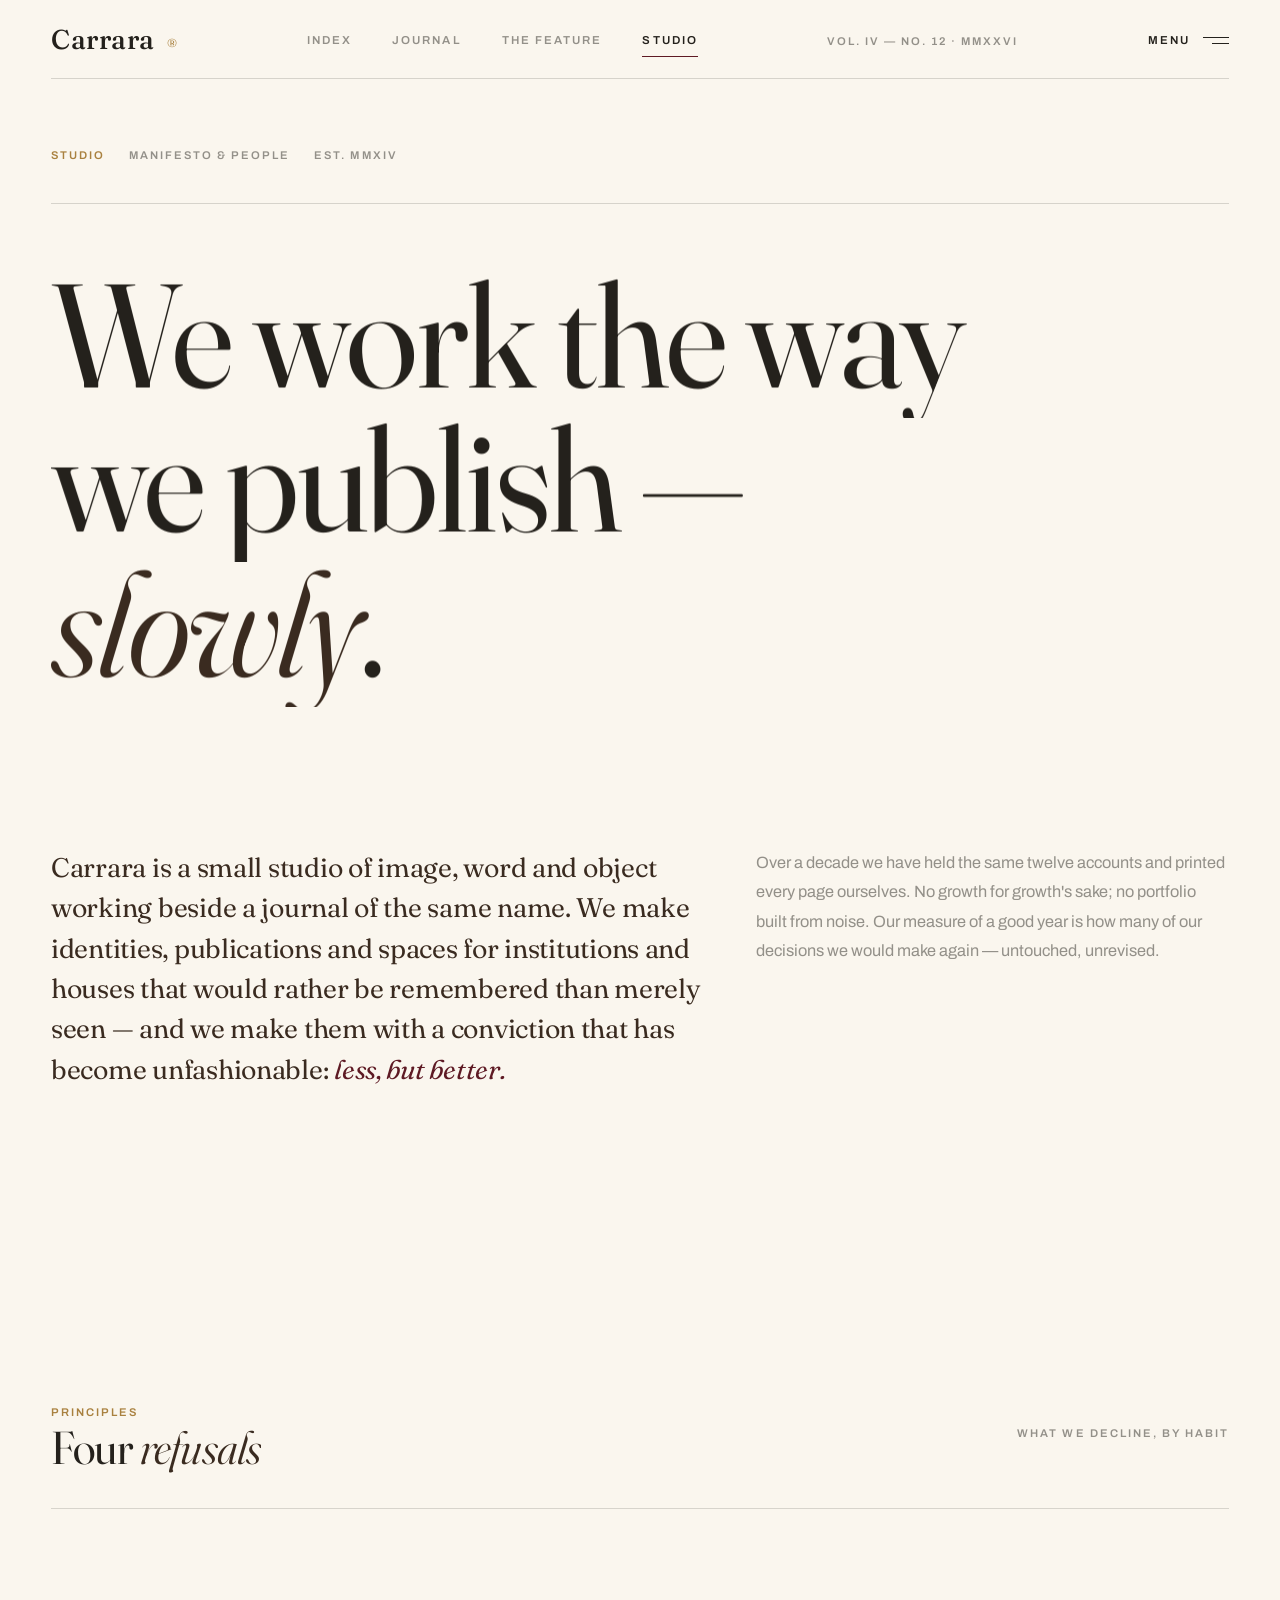
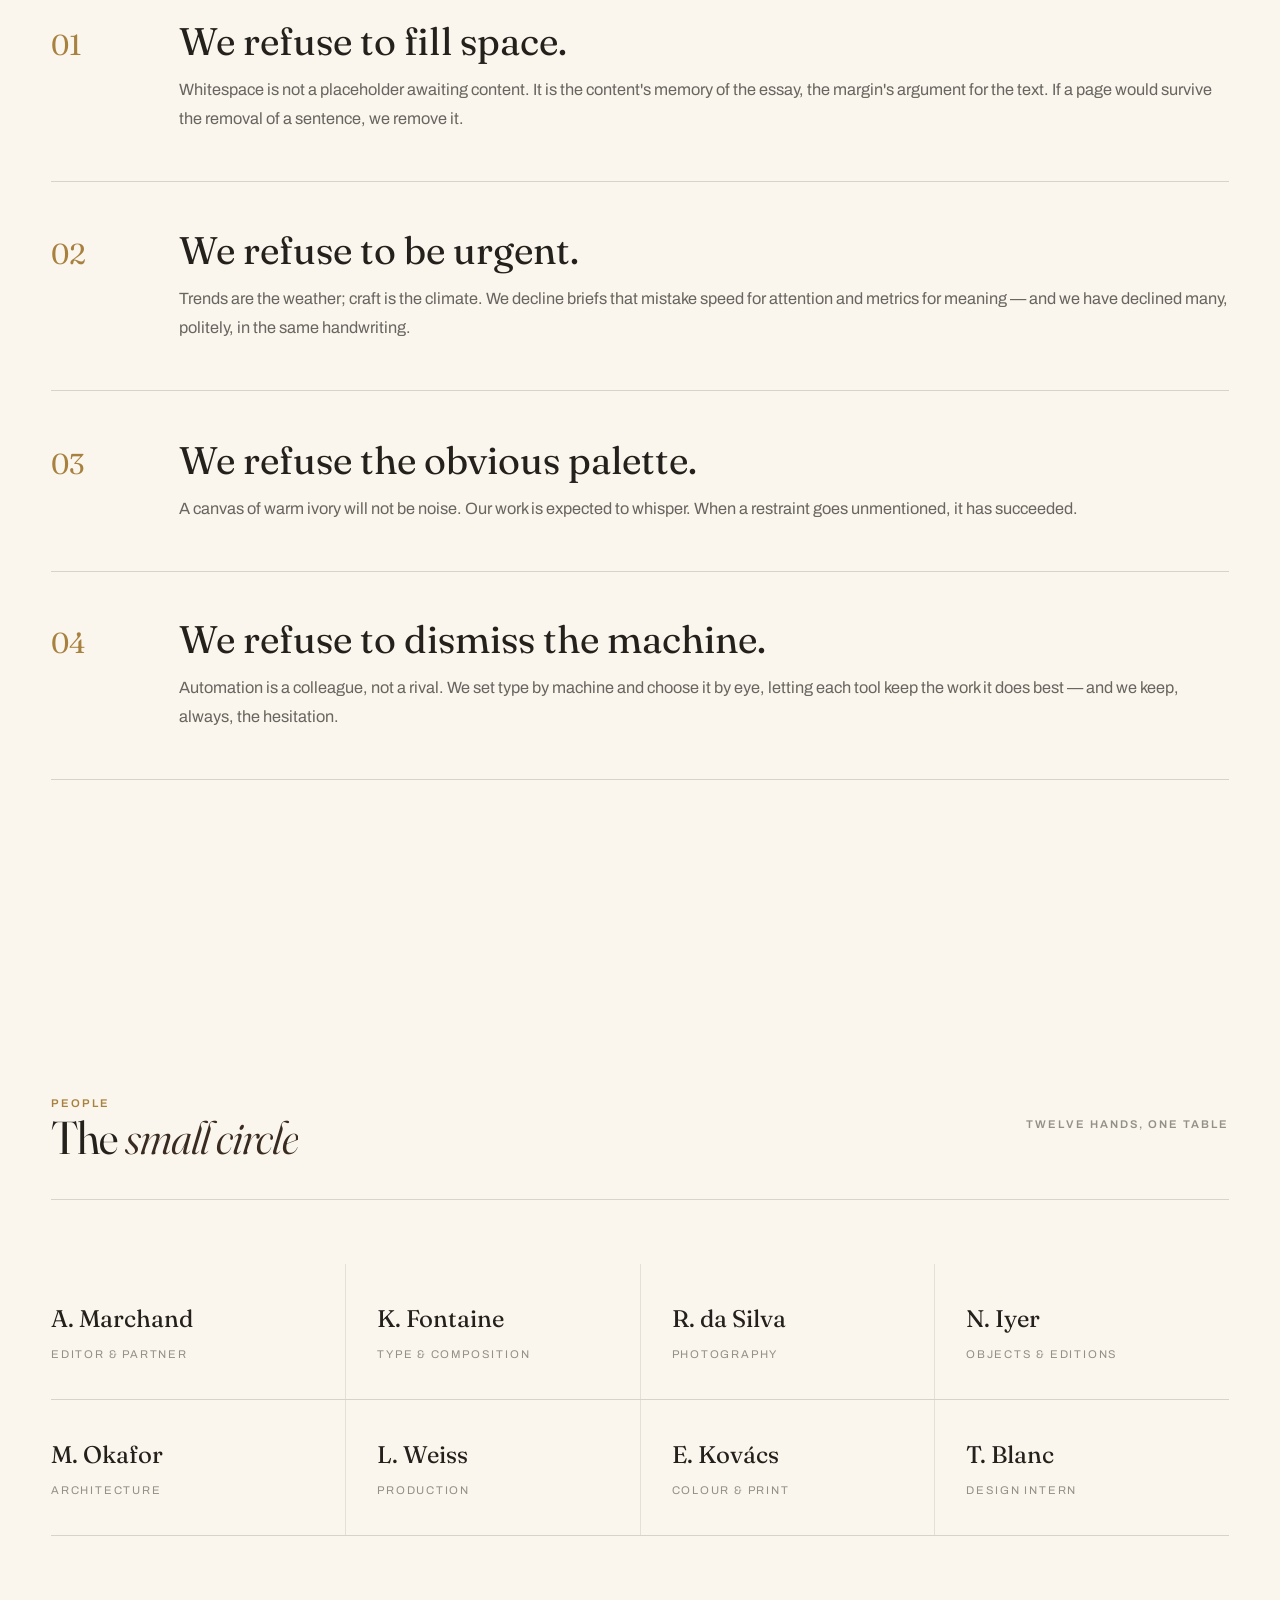
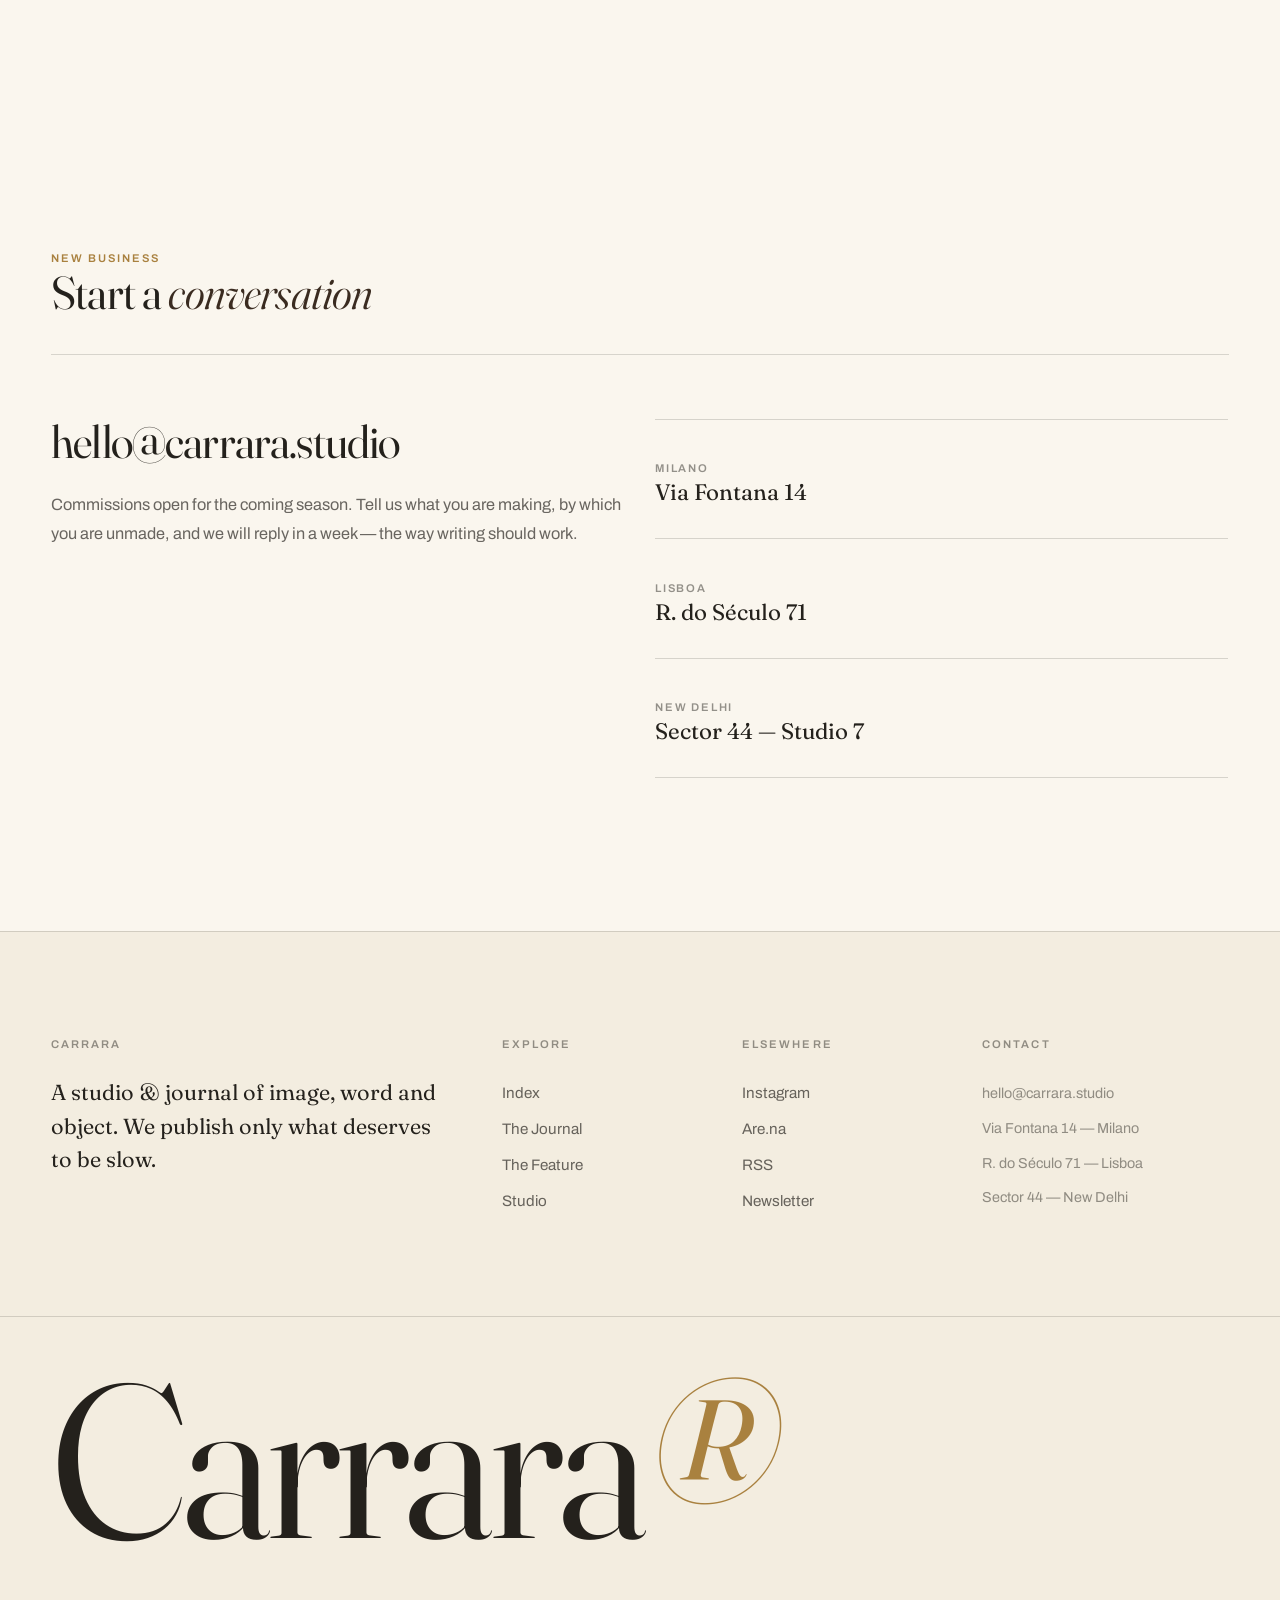
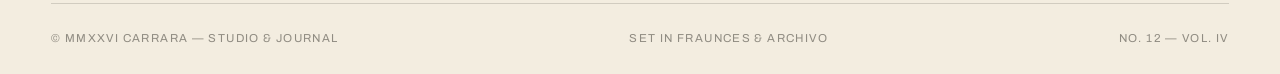
<file: about.html>
<!DOCTYPE html>
<html lang="en">
<head>
  <meta charset="UTF-8">
  <meta name="viewport" content="width=device-width, initial-scale=1.0">
  <title>Studio — Carrara</title>
  <meta name="description" content="Carrara is a small creative studio and journal. Our manifesto, our principles, our people.">
  <meta name="theme-color" content="#FAF6EE">
  <link rel="icon" type="image/svg+xml" href="assets/img/favicon.svg">
  <link rel="preconnect" href="https://fonts.googleapis.com">
  <link rel="preconnect" href="https://fonts.gstatic.com" crossorigin>
  <link href="https://fonts.googleapis.com/css2?family=Fraunces:ital,opsz,wght@0,9..144,300..600;1,9..144,300..600&family=Archivo:wght@400;500;600&display=swap" rel="stylesheet">
  <link rel="stylesheet" href="assets/css/main.css">
</head>
<body>

  <!-- ============ HEADER ============ -->
  <header class="site-header">
    <div class="container">
      <div class="site-header__inner">
        <a class="header-brand" href="index.html">Carrara<sup>®</sup></a>
        <nav class="header-mid" aria-label="Primary">
          <a href="index.html">Index</a>
          <a href="journal.html">Journal</a>
          <a href="story.html">The Feature</a>
          <a href="about.html" data-current>Studio</a>
        </nav>
        <span class="header-issue">Vol. IV — No. 12 · MMXXVI</span>
        <button class="menu-toggle" aria-expanded="false" aria-controls="menu">
          <span>Menu</span>
          <span class="bars" aria-hidden="true"><i></i><i></i></span>
        </button>
      </div>
    </div>
  </header>

  <div class="menu" id="menu" aria-hidden="true">
    <div class="menu__inner container">
      <div class="menu__rail">
        <span class="header-brand">Carrara<sup>®</sup></span>
        <button class="menu__close">Close — Esc</button>
      </div>
      <nav class="menu__links" aria-label="Full menu">
        <a class="menu__link" href="index.html"><span class="n">01</span><span class="t">Index</span><span class="d">Cover — Issue 12</span></a>
        <a class="menu__link" href="journal.html"><span class="n">02</span><span class="t">The Journal</span><span class="d">Archive — Essays &amp; field notes</span></a>
        <a class="menu__link" href="story.html"><span class="n">03</span><span class="t">The Feature</span><span class="d">Long-form — No. 01</span></a>
        <a class="menu__link" href="about.html"><span class="n">04</span><span class="t">Studio</span><span class="d">Practice — Manifesto &amp; people</span></a>
      </nav>
      <div class="menu__footer">
        <p>Carrara — Studio &amp; journal · MMXXVI</p>
        <p>Est. MMXIV · Milano / Lisboa / New Delhi</p>
        <p>New business — hello@carrara.studio</p>
      </div>
    </div>
  </div>

  <main>

    <!-- ============ HERO ============ -->
    <section class="page-hero">
      <div class="container">
        <div class="label-row" data-reveal="fade">
          <span class="label label--gold">Studio</span>
          <span class="label">Manifesto &amp; people</span>
          <span class="label">Est. MMXIV</span>
        </div>
        <h1 class="display display--1 lines" data-reveal style="--rd:.1s">
          <span class="line"><span class="line-in">We work the way</span></span>
          <span class="line"><span class="line-in">we publish —</span></span>
          <span class="line"><span class="line-in"><em>slowly</em>.</span></span>
        </h1>
      </div>
    </section>

    <!-- ============ MANIFESTO ============ -->
    <section class="section">
      <div class="container grid-12">
        <div class="article__lede" style="grid-column: span 7" data-reveal>
          Carrara is a small studio of image, word and object working beside a journal of the same name.
          We make identities, publications and spaces for institutions and houses that would rather be
          remembered than merely seen — and we make them with a conviction that has become unfashionable:
          <em>less, but better.</em>
        </div>
        <p class="prose" style="grid-column: span 5; color: var(--ink-faint);" data-reveal style="--rd:.12s">
          Over a decade we have held the same twelve accounts and printed every page ourselves.
          No growth for growth's sake; no portfolio built from noise. Our measure of a good year is
          how many of our decisions we would make again — untouched, unrevised.
        </p>
      </div>
    </section>

    <!-- ============ PRINCIPLES ============ -->
    <section class="section">
      <div class="container">
        <div class="section-head">
          <div>
            <span class="label label--gold">Principles</span>
            <h2 class="display display--3 lines" data-reveal>
              <span class="line"><span class="line-in">Four <em>refusals</em></span></span>
            </h2>
          </div>
          <span class="label">What we decline, by habit</span>
        </div>

        <div class="principle" data-reveal>
          <span class="n">01</span>
          <div>
            <h3>We refuse to fill space.</h3>
            <p class="prose">Whitespace is not a placeholder awaiting content. It is the content's memory of the essay, the margin's argument for the text. If a page would survive the removal of a sentence, we remove it.</p>
          </div>
        </div>
        <div class="principle" data-reveal>
          <span class="n">02</span>
          <div>
            <h3>We refuse to be urgent.</h3>
            <p class="prose">Trends are the weather; craft is the climate. We decline briefs that mistake speed for attention and metrics for meaning — and we have declined many, politely, in the same handwriting.</p>
          </div>
        </div>
        <div class="principle" data-reveal>
          <span class="n">03</span>
          <div>
            <h3>We refuse the obvious palette.</h3>
            <p class="prose">A canvas of warm ivory will not be noise. Our work is expected to whisper. When a restraint goes unmentioned, it has succeeded.</p>
          </div>
        </div>
        <div class="principle" data-reveal>
          <span class="n">04</span>
          <div>
            <h3>We refuse to dismiss the machine.</h3>
            <p class="prose">Automation is a colleague, not a rival. We set type by machine and choose it by eye, letting each tool keep the work it does best — and we keep, always, the hesitation.</p>
          </div>
        </div>
      </div>
    </section>

    <!-- ============ TEAM ============ -->
    <section class="section">
      <div class="container">
        <div class="section-head">
          <div>
            <span class="label label--gold">People</span>
            <h2 class="display display--3 lines" data-reveal>
              <span class="line"><span class="line-in">The <em>small circle</em></span></span>
            </h2>
          </div>
          <span class="label">Twelve hands, one table</span>
        </div>

        <div class="team-row" data-reveal>
          <div><div class="nm">A. Marchand</div><div class="rl">Editor &amp; partner</div></div>
          <div><div class="nm">K. Fontaine</div><div class="rl">Type &amp; composition</div></div>
          <div><div class="nm">R. da Silva</div><div class="rl">Photography</div></div>
          <div><div class="nm">N. Iyer</div><div class="rl">Objects &amp; editions</div></div>
        </div>
        <div class="team-row" data-reveal>
          <div><div class="nm">M. Okafor</div><div class="rl">Architecture</div></div>
          <div><div class="nm">L. Weiss</div><div class="rl">Production</div></div>
          <div><div class="nm">E. Kovács</div><div class="rl">Colour &amp; print</div></div>
          <div><div class="nm">T. Blanc</div><div class="rl">Design Intern</div></div>
        </div>
      </div>
    </section>

    <!-- ============ CONTACT ============ -->
    <section class="section" id="contact">
      <div class="container">
        <div class="section-head">
          <div>
            <span class="label label--gold">New business</span>
            <h2 class="display display--3 lines" data-reveal>
              <span class="line"><span class="line-in">Start a <em>conversation</em></span></span>
            </h2>
          </div>
        </div>
        <div class="grid-12">
          <div style="grid-column: span 6" data-reveal>
            <a class="display display--3 link-underline" href="mailto:hello@carrara.studio">hello@carrara.studio</a>
            <p class="prose" style="margin-top: 1.4rem;">Commissions open for the coming season. Tell us what you are making, by which you are unmade, and we will reply in a week — the way writing should work.</p>
          </div>
          <div class="issue-col" style="grid-column: span 6" data-reveal style="--rd:.12s">
            <div class="issue-item" style="grid-template-columns: 1fr auto; cursor: default;">
              <div><span class="cat">Milano</span><h4 style="font-size: 1.4rem;">Via Fontana 14</h4></div>
            </div>
            <div class="issue-item" style="grid-template-columns: 1fr auto; cursor: default;">
              <div><span class="cat">Lisboa</span><h4 style="font-size: 1.4rem;">R. do Século 71</h4></div>
            </div>
            <div class="issue-item" style="grid-template-columns: 1fr auto; cursor: default;">
              <div><span class="cat">New Delhi</span><h4 style="font-size: 1.4rem;">Sector 44 — Studio 7</h4></div>
            </div>
          </div>
        </div>
      </div>
    </section>

  </main>

  <!-- ============ FOOTER ============ -->
  <footer class="site-footer">
    <div class="container">
      <div class="site-footer__grid">
        <div>
          <h4>Carrara</h4>
          <p class="serif-big">A studio &amp; journal of image, word and object. We publish only what deserves to be slow.</p>
        </div>
        <div class="site-footer__col">
          <h4>Explore</h4>
          <a href="index.html">Index</a>
          <a href="journal.html">The Journal</a>
          <a href="story.html">The Feature</a>
          <a href="about.html">Studio</a>
        </div>
        <div class="site-footer__col">
          <h4>Elsewhere</h4>
          <a href="#">Instagram</a>
          <a href="#">Are.na</a>
          <a href="#">RSS</a>
          <a href="#">Newsletter</a>
        </div>
        <div class="site-footer__col">
          <h4>Contact</h4>
          <p>hello@carrara.studio</p>
          <p>Via Fontana 14 — Milano</p>
          <p>R. do Século 71 — Lisboa</p>
          <p>Sector 44 — New Delhi</p>
        </div>
      </div>
    </div>
    <div class="footer-wordmark container">
      <span>Carrara<em>®</em></span>
    </div>
    <div class="container">
      <div class="site-footer__base">
        <span>© MMXXVI Carrara — Studio &amp; Journal</span>
        <span>Set in Fraunces &amp; Archivo</span>
        <span>No. 12 — Vol. IV</span>
      </div>
    </div>
  </footer>

  <script src="assets/js/main.js"></script>
</body>
</html>
</file>
<file: assets/css/main.css>
/* ============================================================
   CARRARA — Studio & Journal
   An editorial design system. Warm ivory, burgundy, espresso,
   muted gold and charcoal. Fraunces display / Archivo body.
   ============================================================ */

/* ---------- Tokens ---------- */
:root {
  --paper:        #FAF6EE;   /* page ivory          */
  --ivory:        #F3EDE0;   /* panel ivory         */
  --ivory-soft:   #EDE5D3;   /* recessed ivory      */
  --ink:          #24211C;   /* charcoal            */
  --ink-soft:     rgba(36, 33, 28, 0.68);
  --ink-faint:    rgba(36, 33, 28, 0.48);
  --espresso:     #3A2B20;   /* espresso brown      */
  --wine:         #5E1A24;   /* deep burgundy       */
  --wine-deep:    #46131B;
  --gold:         #A9813F;   /* muted gold          */
  --hairline:     rgba(36, 33, 28, 0.16);
  --hairline-soft:rgba(36, 33, 28, 0.10);

  --font-display: "Fraunces", "Iowan Old Style", Georgia, serif;
  --font-body:    "Archivo", "Helvetica Neue", Helvetica, Arial, sans-serif;

  --ease-out-expo:  cubic-bezier(0.16, 1, 0.3, 1);
  --ease-in-expo:   cubic-bezier(0.7, 0, 0.84, 0);
  --ease-soft:      cubic-bezier(0.33, 1, 0.68, 1);
  --dur-slow:  1.4s;
  --dur-med:   0.9s;
  --dur-fast:  0.45s;

  --gutter: clamp(1.25rem, 4vw, 3.75rem);
  --section-y: clamp(5.5rem, 12vw, 10.5rem);

  --header-h: 92px;
}

/* ---------- Reset ---------- */
*, *::before, *::after { box-sizing: border-box; margin: 0; padding: 0; }

html {
  scroll-behavior: smooth;
  -webkit-text-size-adjust: 100%;
}

body {
  background: var(--paper);
  color: var(--ink);
  font-family: var(--font-body);
  font-size: 1rem;
  line-height: 1.7;
  font-weight: 400;
  -webkit-font-smoothing: antialiased;
  -moz-osx-font-smoothing: grayscale;
  text-rendering: optimizeLegibility;
  overflow-x: hidden;
}

img { display: block; max-width: 100%; height: auto; }
a { color: inherit; text-decoration: none; }
ul { list-style: none; }
em { font-style: italic; }

::selection { background: var(--wine); color: var(--paper); }

/* Refined scrollbar */
::-webkit-scrollbar { width: 11px; }
::-webkit-scrollbar-track { background: var(--paper); }
::-webkit-scrollbar-thumb {
  background: var(--ink-soft);
  border: 3px solid var(--paper);
  border-radius: 8px;
}
::-webkit-scrollbar-thumb:hover { background: var(--wine); }

/* ---------- Type utilities ---------- */
.display {
  font-family: var(--font-display);
  font-weight: 380;
  font-variation-settings: "opsz" 100;
  letter-spacing: -0.018em;
  line-height: 0.98;
}

.display--1 { font-size: clamp(3rem, 11.5vw, 10.5rem); }
.display--2 { font-size: clamp(2.3rem, 6.5vw, 5.4rem); }
.display--3 { font-size: clamp(1.8rem, 3.6vw, 3rem); }

.display em {
  font-style: italic;
  font-weight: 340;
  color: var(--espresso);
}

.serif-big {
  font-family: var(--font-display);
  font-size: clamp(1.15rem, 1.7vw, 1.45rem);
  line-height: 1.55;
  font-weight: 380;
}

.prose {
  font-size: clamp(1.02rem, 1.25vw, 1.13rem);
  line-height: 1.8;
  color: var(--ink-soft);
  font-weight: 400;
}

.prose p + p { margin-top: 1.25em; }
.prose strong { color: var(--ink); font-weight: 600; }

.label {
  font-size: 0.7rem;
  font-weight: 600;
  letter-spacing: 0.18em;
  text-transform: uppercase;
  color: var(--ink-faint);
}

.label--gold { color: var(--gold); }
.label--wine { color: var(--wine); }

.meta-row {
  display: flex;
  align-items: baseline;
  gap: 1.5rem;
  flex-wrap: wrap;
}

/* ---------- Rules / hairlines ---------- */
.rule {
  height: 1px;
  border: 0;
  background: var(--hairline);
}
.rule--soft { background: var(--hairline-soft); }
.rule--wine { background: var(--wine); height: 2px; width: 42px; border: 0; }

/* ---------- Layout ---------- */
.container {
  max-width: 1680px;
  margin-inline: auto;
  padding-inline: var(--gutter);
}

.section { padding-block: var(--section-y); }

.grid-12 {
  display: grid;
  grid-template-columns: repeat(12, 1fr);
  column-gap: clamp(1rem, 2.4vw, 2.5rem);
  row-gap: clamp(2.5rem, 5vw, 4.5rem);
}

.section-head {
  display: flex;
  align-items: center;
  justify-content: space-between;
  gap: 2rem;
  padding-bottom: clamp(1.6rem, 3vw, 2.6rem);
  border-bottom: 1px solid var(--hairline);
  margin-bottom: clamp(2.4rem, 5vw, 4rem);
}

/* ---------- Buttons / links ---------- */
.link-underline {
  display: inline-block;
  position: relative;
  padding-bottom: 3px;
}
.link-underline::after {
  content: "";
  position: absolute;
  left: 0; bottom: 0;
  width: 100%; height: 1px;
  background: currentColor;
  transform: scaleX(0);
  transform-origin: right;
  transition: transform var(--dur-fast) var(--ease-soft);
}
.link-underline:hover::after {
  transform: scaleX(1);
  transform-origin: left;
}

.arrow-link {
  display: inline-flex;
  align-items: baseline;
  gap: 0.7rem;
  font-weight: 600;
  letter-spacing: 0.16em;
  text-transform: uppercase;
  font-size: 0.74rem;
  color: var(--ink);
  transition: color var(--dur-fast) var(--ease-soft);
}
.arrow-link .arrow {
  display: inline-block;
  transition: transform var(--dur-fast) var(--ease-soft);
  font-size: 0.9rem;
}
.arrow-link:hover { color: var(--wine); }
.arrow-link:hover .arrow { transform: translateX(7px); }

.btn-ghost {
  display: inline-flex;
  align-items: center;
  justify-content: center;
  gap: 0.9rem;
  padding: 1.05rem 2rem;
  border: 1px solid var(--hairline);
  border-radius: 999px;
  font-size: 0.74rem;
  font-weight: 600;
  letter-spacing: 0.16em;
  text-transform: uppercase;
  color: var(--ink);
  transition: border-color var(--dur-fast) var(--ease-soft),
              color var(--dur-fast) var(--ease-soft),
              background var(--dur-fast) var(--ease-soft);
}
.btn-ghost:hover {
  border-color: var(--wine);
  color: var(--wine);
  background: rgba(94, 26, 36, 0.04);
}

/* ============================================================
   HEADER
   ============================================================ */
.site-header {
  position: fixed;
  inset: 0 0 auto 0;
  z-index: 60;
  background: transparent;
  transition: background 0.5s var(--ease-soft),
              box-shadow 0.5s var(--ease-soft),
              padding 0.5s var(--ease-soft);
}

.site-header__inner {
  display: flex;
  align-items: flex-end;
  justify-content: space-between;
  gap: 2rem;
  padding-block: clamp(1.1rem, 2vw, 1.6rem);
  border-bottom: 1px solid var(--hairline);
  transition: border-color 0.5s var(--ease-soft);
}

.header-brand {
  display: flex;
  align-items: baseline;
  gap: 0.75rem;
  font-family: var(--font-display);
  font-weight: 500;
  font-size: clamp(1.25rem, 2.4vw, 1.7rem);
  letter-spacing: 0.02em;
  line-height: 1;
}
.header-brand sup {
  font-size: 0.5em;
  color: var(--gold);
  font-weight: 400;
}

.header-mid {
  display: flex;
  gap: 2.5rem;
  padding-bottom: 2px;
}
.header-mid a {
  position: relative;
  font-size: 0.72rem;
  font-weight: 600;
  letter-spacing: 0.18em;
  text-transform: uppercase;
  color: var(--ink-faint);
  transition: color var(--dur-fast) var(--ease-soft);
}
.header-mid a::after {
  content: "";
  position: absolute;
  left: 0; bottom: -6px;
  width: 100%; height: 1px;
  background: var(--wine);
  transform: scaleX(0);
  transform-origin: right;
  transition: transform var(--dur-fast) var(--ease-soft);
}
.header-mid a:hover { color: var(--ink); }
.header-mid a:hover::after { transform: scaleX(1); transform-origin: left; }
.header-mid a[data-current] { color: var(--ink); }
.header-mid a[data-current]::after { transform: scaleX(1); transform-origin: left; }

.header-issue {
  padding-bottom: 2px;
  font-size: 0.7rem;
  font-weight: 600;
  letter-spacing: 0.18em;
  text-transform: uppercase;
  color: var(--ink-faint);
  white-space: nowrap;
}

.menu-toggle {
  background: none;
  border: 0;
  cursor: pointer;
  display: inline-flex;
  align-items: center;
  gap: 0.8rem;
  padding: 0.4rem 0;
  font-family: var(--font-body);
  font-size: 0.72rem;
  font-weight: 600;
  letter-spacing: 0.18em;
  text-transform: uppercase;
  color: var(--ink);
}
.menu-toggle .bars {
  display: flex;
  flex-direction: column;
  gap: 5px;
  width: 26px;
}
.menu-toggle .bars i {
  display: block;
  height: 1px;
  background: currentColor;
  transition: transform 0.45s var(--ease-soft);
}
.menu-toggle .bars i:first-child { width: 26px; }
.menu-toggle .bars i:last-child { width: 17px; align-self: flex-end; }
.menu-toggle:hover .bars i:first-child { transform: translateX(-4px); }

/* scrolled state — transforms subtly */
.site-header.is-scrolled {
  background: var(--paper);
  box-shadow: 0 1px 0 var(--hairline);
}
.site-header.is-scrolled .site-header__inner {
  padding-block: 0.8rem;
  border-bottom-color: transparent;
}
.site-header.is-scrolled .header-mid a { color: var(--ink-soft); }

/* ============================================================
   FULL-SCREEN MENU
   ============================================================ */
.menu {
  position: fixed;
  inset: 0;
  z-index: 90;
  background: var(--ivory);
  visibility: hidden;
  overflow: hidden;
}
.menu__inner {
  min-height: 100%;
  display: flex;
  flex-direction: column;
  justify-content: space-between;
  gap: 3rem;
}
.menu__rail {
  display: flex;
  justify-content: space-between;
  align-items: center;
  padding-block: clamp(1.1rem, 2vw, 1.6rem);
  border-bottom: 1px solid var(--hairline);
  opacity: 0;
}
.menu__close {
  background: none;
  border: 0;
  cursor: pointer;
  font-size: 0.72rem;
  font-weight: 600;
  letter-spacing: 0.18em;
  text-transform: uppercase;
  color: var(--ink);
  transition: color var(--dur-fast) var(--ease-soft);
}
.menu__close:hover { color: var(--wine); }

.menu__links {
  display: grid;
  gap: 0.35rem;
  padding-block: 2.5rem;
  max-width: 1200px;
  margin-inline: auto;
  width: 100%;
  padding-inline: var(--gutter);
}
.menu__link {
  display: grid;
  grid-template-columns: 4.5rem 1fr auto;
  align-items: baseline;
  gap: 1rem;
  padding: clamp(0.35rem, 1.2vw, 0.9rem) 0;
  border-bottom: 1px solid var(--hairline-soft);
  opacity: 0;
  transform: translateY(38px);
  color: var(--ink);
}
.menu__link:hover { color: var(--wine); }
.menu__link .n {
  font-size: 0.72rem;
  font-weight: 600;
  letter-spacing: 0.18em;
  color: var(--gold);
}
.menu__link .t {
  font-family: var(--font-display);
  font-weight: 360;
  font-size: clamp(2rem, 6vw, 4.4rem);
  line-height: 1.02;
  letter-spacing: -0.015em;
}
.menu__link .d {
  font-size: 0.74rem;
  font-weight: 500;
  letter-spacing: 0.14em;
  text-transform: uppercase;
  color: var(--ink-faint);
}
.menu__footer {
  display: flex;
  justify-content: space-between;
  flex-wrap: wrap;
  gap: 1.25rem;
  align-items: flex-end;
  padding-bottom: 2rem;
}
.menu__footer p {
  font-size: 0.74rem;
  letter-spacing: 0.1em;
  text-transform: uppercase;
  color: var(--ink-faint);
}

/* menu open-state */
.menu.is-open { visibility: visible; }
.menu.is-open .menu__rail { opacity: 1; transition: opacity 0.6s ease 0.35s; }
.menu.is-open .menu__link {
  opacity: 1;
  transform: translateY(0);
  transition: transform 0.9s var(--ease-out-expo), opacity 0.7s ease;
}
.menu.is-open .menu__link:nth-child(1) { transition-delay: 0.18s; }
.menu.is-open .menu__link:nth-child(2) { transition-delay: 0.26s; }
.menu.is-open .menu__link:nth-child(3) { transition-delay: 0.34s; }
.menu.is-open .menu__link:nth-child(4) { transition-delay: 0.42s; }
.menu.is-open .menu__link:nth-child(5) { transition-delay: 0.50s; }

.open-menu { overflow: hidden; }

/* ============================================================
   PAGE TRANSITION CURTAIN
   ============================================================ */
.page-transition {
  position: fixed;
  inset: 0;
  z-index: 120;
  pointer-events: none;
  visibility: hidden;
}
.page-transition__panel {
  position: absolute;
  inset: 0;
  background: var(--paper);
  transform: translateY(-101%);
}
.page-transition__edge {
  position: absolute;
  inset: 0 auto 0 0;
  width: 6px;
  background: var(--wine);
  transform: translateY(-101%);
}
body.is-leaving .page-transition { visibility: visible; }
body.is-leaving .page-transition__panel {
  transform: translateY(0);
  transition: transform 0.75s var(--ease-in-expo);
}
body.is-leaving .page-transition__edge {
  transform: translateY(0);
  transition: transform 0.75s var(--ease-in-expo) 0.12s;
}
body.page-in .page-transition { visibility: visible; }
body.page-in .page-transition__panel {
  transition: transform 0.85s var(--ease-out-expo);
}
body.page-in .page-transition__edge {
  transition: transform 0.85s var(--ease-out-expo) 0.1s;
}
body.page-in.is-entered .page-transition__panel {
  transform: translateY(101%);
}
body.page-in.is-entered .page-transition__edge {
  transform: translateY(101%);
}

/* ============================================================
   REVEAL SYSTEM
   ============================================================ */
[data-reveal] {
  opacity: 0;
  transform: translateY(46px);
  transition: opacity 1s var(--ease-soft), transform 1.15s var(--ease-out-expo);
  transition-delay: var(--rd, 0s);
  will-change: opacity, transform;
}
[data-reveal].is-in {
  opacity: 1;
  transform: translateY(0);
}
[data-reveal="fade"] {
  transform: none;
  transition: opacity 1.4s ease var(--rd, 0s);
}
[data-reveal="left"] {
  transform: translateX(-40px);
}
[data-reveal="left"].is-in { transform: translateX(0); }
[data-reveal="right"] {
  transform: translateX(46px);
}
[data-reveal="right"].is-in { transform: translateX(0); }

/* line-based text reveal */
.line {
  display: block;
  overflow: hidden;
  padding-bottom: 0.08em;
  margin-bottom: -0.08em;
}
.line-in {
  display: block;
  transform: translateY(112%);
  will-change: transform;
}
.lines.is-in .line-in {
  transform: translateY(0);
  transition: transform 1.15s var(--ease-out-expo);
}
.lines.is-in .line:nth-child(1) .line-in { transition-delay: 0.05s; }
.lines.is-in .line:nth-child(2) .line-in { transition-delay: 0.14s; }
.lines.is-in .line:nth-child(3) .line-in { transition-delay: 0.23s; }
.lines.is-in .line:nth-child(4) .line-in { transition-delay: 0.32s; }

/* image reveal mask */
.media {
  position: relative;
  overflow: hidden;
  background: var(--ivory-soft);
}
.media img {
  width: 100%;
  height: 100%;
  object-fit: cover;
  transform: scale(1.12);
  transition: transform var(--dur-slow) var(--ease-out-expo);
}
.media::after {
  content: "";
  position: absolute;
  inset: 0;
  background: var(--ivory);
  transform: scaleY(1);
  transform-origin: bottom;
  transition: transform 1.2s var(--ease-out-expo) var(--rd, 0s);
}
.media.is-in::after {
  transform: scaleY(0);
}
.media.is-in img {
  transform: scale(1.02);
}
.media:hover img {
  transform: scale(1.06);
}
.media.is-in:hover img { transform: scale(1.06); }
.media, .media img {
  aspect-ratio: var(--ar, 3 / 4);
}

/* aspect ratio utilities */
.media--cinemascope { --ar: 24 / 10; }
.media--wide        { --ar: 3 / 1.4; }
.media--landscape   { --ar: 3 / 2; }
.media--portrait    { --ar: 4 / 5; }
.media--square      { --ar: 1 / 1; }
@media (max-width: 760px) {
  .media--cinemascope, .media--wide { --ar: 4 / 5; }
}

.caption {
  display: flex;
  justify-content: space-between;
  gap: 1rem;
  align-items: baseline;
  padding-top: 0.9rem;
  font-size: 0.7rem;
  font-weight: 600;
  letter-spacing: 0.16em;
  text-transform: uppercase;
  color: var(--ink-faint);
}

/* ============================================================
   HERO / MASTHEAD
   ============================================================ */
.hero { padding-top: calc(var(--header-h) + clamp(2rem, 6vh, 5rem)); }

.hero__top {
  display: flex;
  justify-content: space-between;
  align-items: flex-end;
  gap: 2rem;
  padding-bottom: clamp(3rem, 7vw, 6rem);
}

.hero__title {
  font-size: clamp(3.1rem, 12.5vw, 11rem);
  font-family: var(--font-display);
  font-weight: 360;
  letter-spacing: -0.025em;
  line-height: 0.94;
}

.hero__aside {
  max-width: 300px;
  padding-bottom: 0.6rem;
  display: grid;
  gap: 2rem;
}
.hero__aside .rule { margin-bottom: 1rem; }

.hero__meta {
  display: flex;
  gap: 2rem;
  align-items: baseline;
}

.hero__rail {
  display: flex;
  justify-content: space-between;
  align-items: flex-end;
  gap: 2rem;
  flex-wrap: wrap;
}

.hero__scroll {
  display: inline-flex;
  flex-direction: row;
  gap: 1rem;
  align-items: center;
  padding-bottom: 0.4rem;
}
.hero__scroll i {
  display: block;
  position: relative;
  width: 1px;
  height: 34px;
  overflow: hidden;
}
.hero__scroll i::after {
  content: "";
  position: absolute;
  inset: -100% 0 0 0;
  background: linear-gradient(var(--wine), transparent);
  animation: drip 2.4s ease-in-out infinite;
}
@keyframes drip {
  0%, 100% { transform: scaleY(0.4); transform-origin: top; opacity: 0.4; }
  50%      { transform: scaleY(1);   transform-origin: top; opacity: 1; }
}

/* ============================================================
   INDEX — asymmetric magazine contents
   ============================================================ */
.feature-card { display: block; color: var(--ink); }
.feature-card .media { margin-bottom: 1.4rem; }
.feature-card h3 {
  font-family: var(--font-display);
  font-weight: 400;
  font-size: clamp(1.6rem, 3.4vw, 2.7rem);
  line-height: 1.05;
  letter-spacing: -0.01em;
  margin: 0.6rem 0 1rem;
}
.feature-card:hover h3 { color: var(--wine); transition: color 0.4s ease; }

.issue-col { border-top: 1px solid var(--hairline); }
.issue-item {
  display: grid;
  grid-template-columns: 3rem 1fr auto;
  gap: 1.5rem;
  align-items: baseline;
  padding: clamp(1.4rem, 2.6vw, 2.1rem) 0;
  border-bottom: 1px solid var(--hairline);
  color: var(--ink);
}
.issue-item .n {
  font-size: 0.72rem;
  font-weight: 600;
  letter-spacing: 0.18em;
  color: var(--gold);
}
.issue-item h4 {
  font-family: var(--font-display);
  font-weight: 400;
  font-size: clamp(1.25rem, 2.4vw, 1.9rem);
  line-height: 1.1;
}
.issue-item .arrow { transition: transform var(--dur-fast) var(--ease-soft); }
.issue-item:hover h4 { color: var(--wine); transition: color 0.35s ease; }
.issue-item:hover .arrow { transform: translateX(7px); }
.issue-item .cat {
  font-size: 0.7rem;
  font-weight: 600;
  letter-spacing: 0.16em;
  text-transform: uppercase;
  color: var(--ink-faint);
}

/* ============================================================
   MARK — horizontal scrolling image band
   ============================================================ */
.marquee {
  position: relative;
  overflow: hidden;
  padding-block: clamp(0.4rem, 2vw, 2rem);
  border-top: 1px solid var(--hairline);
  border-bottom: 1px solid var(--hairline);
  background: var(--paper);
}
.marquee__track {
  display: flex;
  gap: clamp(1rem, 2.5vw, 2.5rem);
  width: max-content;
  will-change: transform;
}
.marquee__item {
  position: relative;
  overflow: hidden;
  background: var(--ivory-soft);
}
.marquee__item img {
  height: clamp(280px, 42vh, 460px);
  width: clamp(200px, 30vw, 380px);
  object-fit: cover;
  display: block;
  transform: scale(1.03);
  transition: transform 1.1s var(--ease-soft);
}
.marquee__item:hover img { transform: scale(1.08); }
.marquee__item:nth-child(odd) img { width: clamp(160px, 24vw, 300px); }
.marquee__item figcaption {
  position: absolute;
  left: 1rem; bottom: 1rem;
  font-size: 0.66rem;
  font-weight: 600;
  letter-spacing: 0.16em;
  text-transform: uppercase;
  color: var(--paper);
  background: rgba(36, 33, 28, 0.55);
  padding: 0.45rem 0.8rem;
  border-radius: 999px;
  backdrop-filter: none;
}
.marquee__label {
  position: absolute;
  z-index: 2;
  top: 22px; left: var(--gutter);
  display: flex;
  gap: 1rem;
  align-items: center;
  pointer-events: none;
}
.marquee__shade {
  position: absolute;
  inset: 0;
  background: linear-gradient(90deg, var(--paper) 0%, transparent 14%, transparent 86%, var(--paper) 100%);
  pointer-events: none;
}

/* ============================================================
   PULL QUOTE
   ============================================================ */
.quote-block {
  text-align: center;
  max-width: 1000px;
  margin-inline: auto;
  padding-inline: var(--gutter);
}
.quote-block .mark {
  font-family: var(--font-display);
  font-size: 5rem;
  line-height: 0;
  color: var(--gold);
  display: block;
  margin-bottom: 1.2rem;
}
.quote-block blockquote {
  font-family: var(--font-display);
  font-weight: 380;
  font-style: italic;
  font-size: clamp(1.9rem, 5.2vw, 4rem);
  line-height: 1.15;
  letter-spacing: -0.015em;
}
.quote-block .cite {
  margin-top: clamp(2rem, 4vw, 3rem);
  display: flex;
  align-items: center;
  justify-content: center;
  gap: 1.2rem;
}

/* ============================================================
   FEATURE PROMO — full width
   ============================================================ */
.promo {
  position: relative;
  overflow: hidden;
  background: var(--espresso);
  color: var(--paper);
}
.promo img {
  width: 100%;
  height: clamp(420px, 82vh, 820px);
  object-fit: cover;
  opacity: 0.72;
  transition: opacity 1.4s ease;
  will-change: transform;
}
.promo:hover img {
  opacity: 0.88;
}
.promo__body {
  position: absolute;
  inset: auto 0 0 0;
  background: linear-gradient(transparent, rgba(23, 17, 13, 0.78));
  padding: clamp(6rem, 16vw, 12rem) var(--gutter) clamp(2.2rem, 4vw, 3.6rem);
}
.promo__body .label { color: rgba(250, 246, 238, 0.72); }
.promo__body h2 {
  font-family: var(--font-display);
  font-weight: 380;
  font-size: clamp(2rem, 6vw, 5rem);
  line-height: 1.02;
  letter-spacing: -0.015em;
  max-width: 20ch;
  margin: 1.1rem 0 1.6rem;
}
.promo__body .arrow-link { color: var(--paper); }
.promo__body .arrow-link:hover { color: var(--gold); }

/* ============================================================
   JOURNAL — archival rows w/ following image
   ============================================================ */
.journal-item {
  position: relative;
  display: grid;
  grid-template-columns: 5rem 1fr 9rem auto;
  gap: clamp(1rem, 2.5vw, 2.5rem);
  align-items: baseline;
  padding: clamp(1.6rem, 3.4vw, 2.6rem) 0;
  border-bottom: 1px solid var(--hairline);
  color: var(--ink);
  z-index: 1;
}
.journal-item .n {
  font-size: 0.72rem;
  font-weight: 600;
  letter-spacing: 0.18em;
  color: var(--gold);
}
.journal-item h3 {
  font-family: var(--font-display);
  font-weight: 400;
  font-size: clamp(1.5rem, 3.4vw, 2.9rem);
  line-height: 1.04;
  letter-spacing: -0.012em;
  transition: transform 0.6s var(--ease-out-expo), color 0.4s ease;
}
.journal-item .cat {
  font-size: 0.7rem;
  font-weight: 600;
  letter-spacing: 0.16em;
  text-transform: uppercase;
  color: var(--ink-faint);
  justify-self: start;
}
.journal-item .date { font-size: 0.9rem; color: var(--ink-faint); }
.journal-item:hover h3 {
  color: var(--wine);
  transform: translateX(14px);
}
.journal-item:hover .date { color: var(--ink); transition: color 0.3s ease; }

/* watching cursor thumbnail */
.cursor-media {
  position: fixed;
  inset: 0 auto auto 0;
  width: clamp(180px, 22vw, 280px);
  aspect-ratio: 4 / 5;
  transform: translate(-36%, -50%);
  z-index: 95;
  pointer-events: none;
  opacity: 0;
  visibility: hidden;
  transition: opacity 0.35s ease, visibility 0.35s;
}
.cursor-media.is-visible { opacity: 1; visibility: visible; }
.cursor-media img {
  position: absolute;
  inset: 0;
  width: 100%;
  height: 100%;
  object-fit: cover;
  opacity: 0;
  transition: opacity 0.4s ease;
  filter: saturate(0.9) contrast(1.02);
}
.cursor-media img.is-cue { opacity: 1; }
.cursor-media::after {
  content: "Read →";
  position: absolute;
  inset: auto 0.8rem 0.8rem auto;
  font-size: 0.66rem;
  font-weight: 600;
  letter-spacing: 0.16em;
  text-transform: uppercase;
  color: var(--paper);
  background: var(--wine);
  padding: 0.5rem 0.8rem;
  border-radius: 999px;
}

/* ============================================================
   NOTES — text columns
   ============================================================ */
.note {
  border-top: 1px solid var(--hairline);
  padding-top: clamp(1.4rem, 2.6vw, 2rem);
  display: grid;
  gap: 0.9rem;
  align-content: start;
}
.note .cat-n { font-size: 0.72rem; font-weight: 600; letter-spacing: 0.18em; color: var(--gold); }
.note h3 {
  font-family: var(--font-display);
  font-weight: 400;
  font-size: clamp(1.35rem, 2.2vw, 1.8rem);
  line-height: 1.12;
}
.note p { color: var(--ink-faint); font-size: 0.98rem; }
.note:hover h3 { color: var(--wine); transition: color 0.35s ease; }

/* ============================================================
   FOOTER
   ============================================================ */
.site-footer {
  background: var(--ivory);
  border-top: 1px solid var(--hairline);
  padding-top: clamp(3.5rem, 8vw, 7rem);
}
.site-footer__grid {
  display: grid;
  grid-template-columns: 2.2fr 1fr 1fr 1.4fr;
  gap: clamp(2rem, 5vw, 4rem);
  padding-bottom: clamp(3.5rem, 8vw, 6rem);
}
.site-footer h4 {
  font-size: 0.7rem;
  font-weight: 600;
  letter-spacing: 0.18em;
  text-transform: uppercase;
  color: var(--ink-faint);
  margin-bottom: 1.4rem;
}
.site-footer__col a, .site-footer__col p {
  display: block;
  padding-block: 0.32rem;
  font-size: 0.95rem;
  color: var(--ink-soft);
}
.site-footer__col a:hover { color: var(--wine); }
.site-footer__col p { color: var(--ink-faint); font-size: 0.9rem; }

.footer-wordmark {
  border-top: 1px solid var(--hairline);
  padding-block: clamp(0.7rem, 4vw, 2.8rem);
}
.footer-wordmark span {
  display: block;
  font-family: var(--font-display);
  font-weight: 350;
  font-size: clamp(4rem, 17vw, 15rem);
  line-height: 0.9;
  letter-spacing: -0.03em;
  color: var(--ink);
  user-select: none;
}
.footer-wordmark span em { color: var(--gold); }

.site-footer__base {
  border-top: 1px solid var(--hairline);
  padding-block: 1.6rem;
  display: flex;
  justify-content: space-between;
  flex-wrap: wrap;
  gap: 0.75rem;
  font-size: 0.72rem;
  letter-spacing: 0.12em;
  text-transform: uppercase;
  color: var(--ink-faint);
}

/* ============================================================
   INTERIOR — pages
   ============================================================ */
.page-hero { padding-top: calc(var(--header-h) + clamp(2rem, 6vh, 5rem)); }
.page-hero .label-row {
  display: flex;
  gap: 1.5rem;
  align-items: center;
  padding-bottom: clamp(1.6rem, 3vw, 2.6rem);
  border-bottom: 1px solid var(--hairline);
}
.page-hero h1 {
  margin-top: clamp(2rem, 5vw, 3.6rem);
  max-width: 18ch;
}

/* story / article */
.article { padding-bottom: var(--section-y); }
.article__hero { margin-top: clamp(2.5rem, 6vw, 5.5rem); }
.article__meta {
  display: grid;
  grid-template-columns: repeat(4, 1fr);
  gap: 2rem;
  border-block: 1px solid var(--hairline);
  padding-block: 1.4rem;
  margin-top: clamp(1.6rem, 4vw, 3rem);
}
.article__meta .k { font-size: 0.66rem; letter-spacing: 0.18em; text-transform: uppercase; color: var(--ink-faint); display: block; margin-bottom: 0.4rem; }
.article__meta .v { font-size: 0.95rem; color: var(--ink); }
.article__lede {
  max-width: 46rem;
  font-family: var(--font-display);
  font-weight: 380;
  font-size: clamp(1.25rem, 2.1vw, 1.75rem);
  line-height: 1.5;
  letter-spacing: -0.01em;
  color: var(--espresso);
}
.article__lede em { color: var(--wine); }
.article__body {
  max-width: 44rem;
  margin-top: clamp(2.5rem, 5vw, 4rem);
}
.article__body p::first-letter {
  font-family: var(--font-display);
  font-weight: 450;
  font-size: 2.6em;
  line-height: 0.8;
  float: left;
  padding-right: 0.35em;
  padding-top: 0.12em;
  color: var(--wine);
}
.article__pull {
  max-width: 46rem;
  border-left: 2px solid var(--gold);
  padding: 0.5rem 0 0.5rem clamp(1.6rem, 3vw, 2.6rem);
  margin-block: clamp(3rem, 6vw, 5rem);
}
.article__pull blockquote {
  font-family: var(--font-display);
  font-weight: 380;
  font-style: italic;
  font-size: clamp(1.6rem, 3.6vw, 2.6rem);
  line-height: 1.2;
  letter-spacing: -0.012em;
}
.article__pull cite {
  display: block;
  margin-top: 1.2rem;
  font-size: 0.72rem;
  font-weight: 600;
  letter-spacing: 0.18em;
  text-transform: uppercase;
  font-style: normal;
  color: var(--gold);
}
.article__figure { margin-block: clamp(3rem, 7vw, 6rem); }
.article__figure figcaption {
  margin-top: 1rem;
  font-size: 0.72rem;
  letter-spacing: 0.12em;
  text-transform: uppercase;
  color: var(--ink-faint);
  display: flex;
  justify-content: space-between;
}

/* next-article link band */
.next-link {
  display: block;
  padding-block: clamp(3rem, 7vw, 5.5rem);
  border-top: 1px solid var(--hairline);
  color: var(--ink);
}
.next-link .label { color: var(--gold); }
.next-link h2 {
  font-family: var(--font-display);
  font-weight: 380;
  font-size: clamp(2rem, 6.5vw, 5.5rem);
  line-height: 1.02;
  letter-spacing: -0.015em;
  margin: 0.8rem 0 0;
}
.next-link .arrow {
  display: inline-block;
  margin-left: 0.4rem;
  transition: transform 0.5s var(--ease-out-expo);
}
.next-link:hover h2 { color: var(--wine); transition: color 0.35s ease; }
.next-link:hover .arrow { transform: translateX(14px); }

/* principles (about) */
.principle {
  display: grid;
  grid-template-columns: 5rem 1fr;
  gap: clamp(1.5rem, 4vw, 3rem);
  padding-block: clamp(1.8rem, 4vw, 3rem);
  border-bottom: 1px solid var(--hairline);
  align-items: baseline;
}
.principle .n {
  font-family: var(--font-display);
  font-size: clamp(1.2rem, 2.4vw, 1.8rem);
  color: var(--gold);
  font-weight: 380;
}
.principle h3 {
  font-family: var(--font-display);
  font-weight: 400;
  font-size: clamp(1.5rem, 3vw, 2.4rem);
  line-height: 1.06;
  margin-bottom: 0.8rem;
}

.team-row {
  display: grid;
  grid-template-columns: repeat(4, 1fr);
  border-bottom: 1px solid var(--hairline);
}
.team-row > div {
  padding-block: clamp(1.4rem, 3vw, 2.2rem);
  border-left: 1px solid var(--hairline-soft);
  padding-left: clamp(1rem, 2.4vw, 2.2rem);
}
.team-row > div:first-child { border-left: 0; padding-left: 0; }
.team-row .nm { font-family: var(--font-display); font-size: clamp(1.1rem, 2vw, 1.5rem); font-weight: 420; }
.team-row .rl { font-size: 0.7rem; letter-spacing: 0.16em; text-transform: uppercase; color: var(--ink-faint); margin-top: 0.3rem; }

/* ============================================================
   RESPONSIVE
   ============================================================ */
@media (max-width: 1024px) {
  .header-mid { display: none; }
  .site-footer__grid {
    grid-template-columns: 1fr 1fr;
  }
  .article__meta { grid-template-columns: repeat(2, 1fr); }
  .team-row { grid-template-columns: repeat(2, 1fr); }
  .team-row > div:nth-child(3) { border-left: 0; }
}

@media (max-width: 760px) {
  :root { --header-h: 72px; }
  .header-issue { display: none; }
  .hero__top { flex-direction: column; align-items: flex-start; }
  .hero__aside { max-width: none; padding-bottom: 0; }
  .hero__scroll { display: none; }

  .journal-item {
    grid-template-columns: 3rem 1fr;
    grid-template-rows: auto auto;
  }
  .journal-item .cat { grid-column: 2; grid-row: 2; }
  .journal-item .date { grid-column: 1 / -1; grid-row: 3; margin-top: 0.6rem; }

  .issue-item { grid-template-columns: 2.4rem 1fr; }
  .issue-item .cat { grid-column: 2; }

  .site-footer__grid { grid-template-columns: 1fr; }
  .team-row { grid-template-columns: 1fr; }
  .team-row > div { border-left: 0; padding-left: 0; border-top: 1px solid var(--hairline-soft); }
  .team-row > div:first-child { border-top: 0; }
  .cursor-media { display: none; }
  .menu__link { grid-template-columns: 3rem 1fr; }
  .menu__link .d { display: none; }
}

@media (prefers-reduced-motion: reduce) {
  *, *::before, *::after {
    animation-duration: 0.001s !important;
    transition-duration: 0.001s !important;
    scroll-behavior: auto !important;
  }
  [data-reveal], .media::after, .line-in, .marquee__track { transform: none !important; opacity: 1 !important; }
}
</file>
